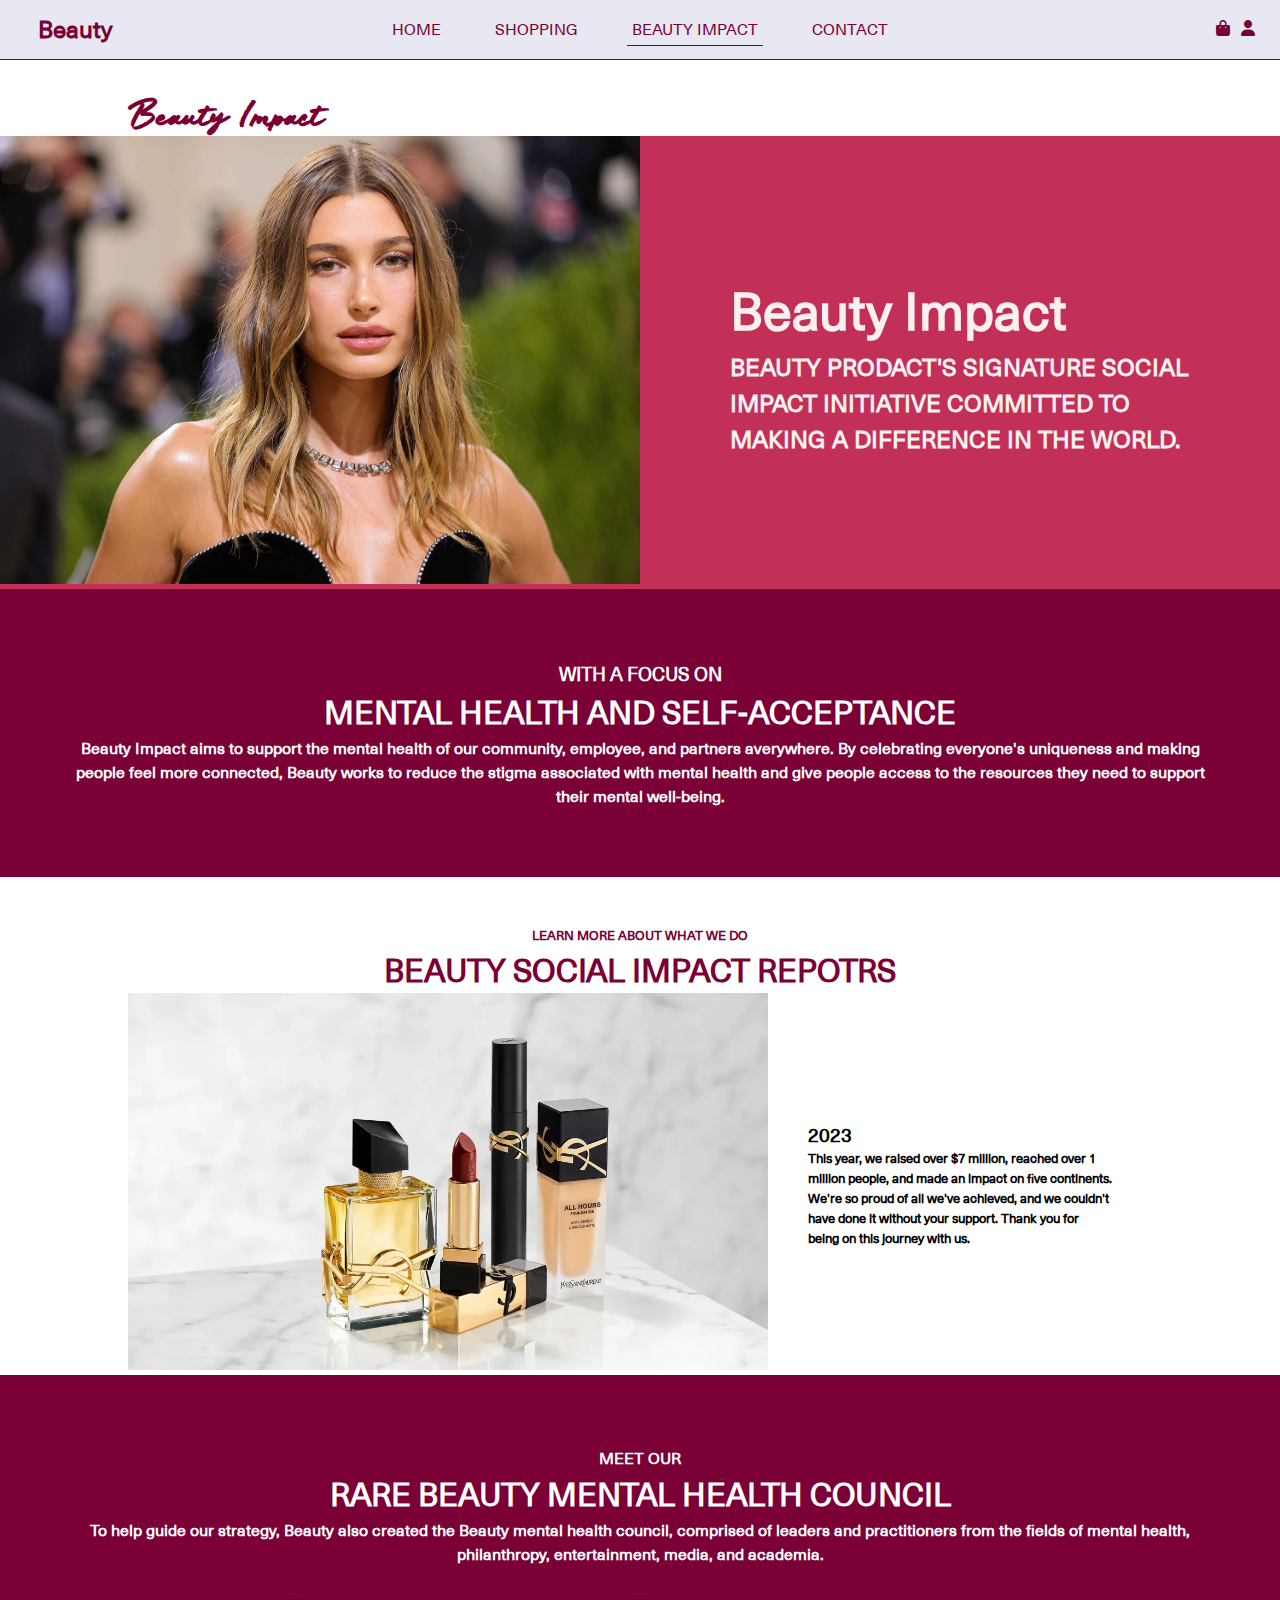
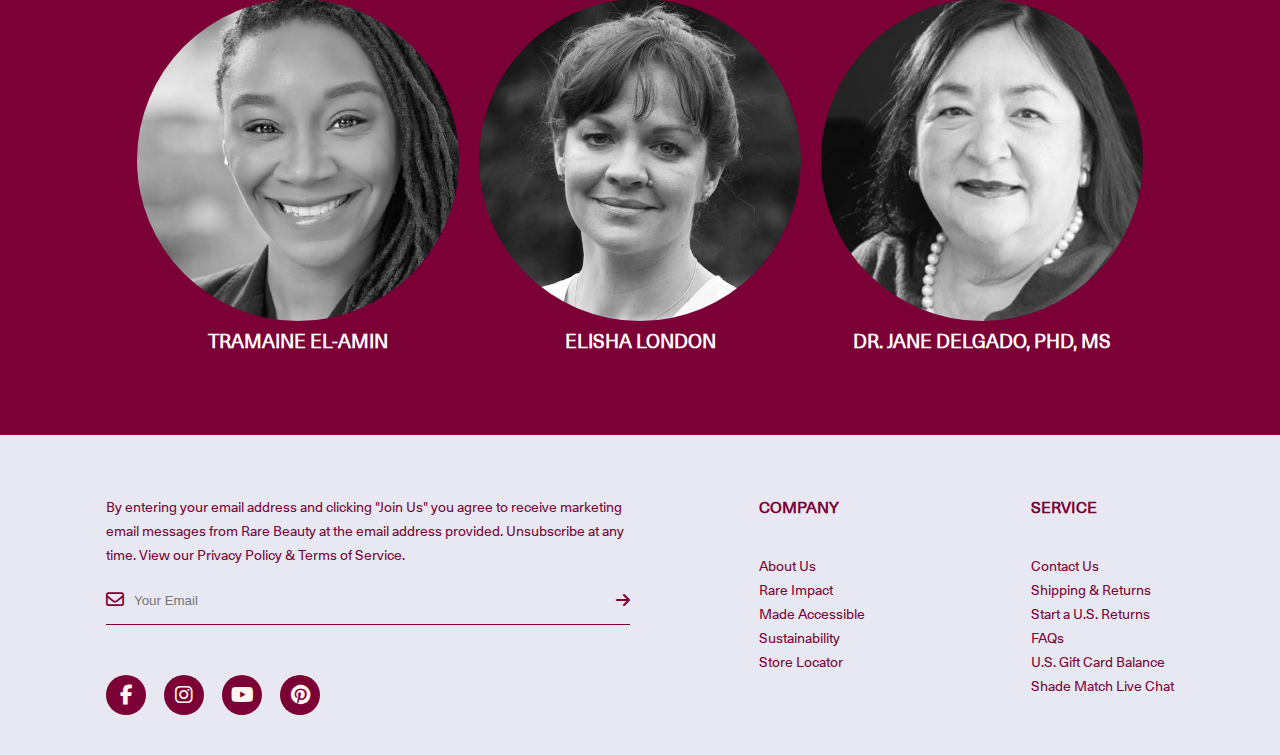
<file: beauty-impact.html>
<!DOCTYPE html>
<html lang="en">
    <head>
        <meta charset="UTF-8">
        <meta name="viewport" content="width=device-width, initial-scale=1.0">
        <title>Home</title>
        <link rel="stylesheet" href="styles.css">
        <link rel="stylesheet" href="https://cdnjs.cloudflare.com/ajax/libs/font-awesome/6.6.0/css/all.min.css">
    </head>
    <body>
        <!--part of navbar-->
        <div class="menu">
            <h1>Beauty</h1>
            <nav>
                <a href="index.html">HOME</a>
                <a href="shopping.html">SHOPPING</a>
                <a href="beauty-impact.html" style="border-bottom: 1px solid #7a0036;">BEAUTY IMPACT</a>
                <a href="contact.html">CONTACT</a>
            </nav>
            <i class="fa fa-user" id="user-icon"></i>
            <i class="fa fa-bag-shopping" id="bag-icon"></i>
        </div><br><br><br><br>
        <!--end navbar-->

        <!--part of beauty impact-->
        <div class="row2"><h1 style="font-family: Rare Essence; color: #7a0036; font-size: 42px;">Beauty Impact</h1></div>
        <div class="impact">
            <div class="impact-photo">
                <img src="w.jpg" alt="">
            </div>
            <div class="impact-text">
                <h1 style="font-size: 52px;">Beauty Impact</h1>
                <h2>BEAUTY PRODACT'S SIGNATURE SOCIAL
                    IMPACT INITIATIVE COMMITTED TO
                    MAKING A DIFFERENCE IN THE WORLD.</h2>
            </div>
        </div>
        <div class="mental">
            <h3>WITH A FOCUS ON</h3>
            <h1>MENTAL HEALTH AND SELF-ACCEPTANCE</h1>
            <h4>Beauty Impact aims to support the mental health of our community, employee, and partners averywhere. 
                By celebrating everyone's uniqueness and making people feel more connected,  Beauty works to reduce the stigma associated 
                with mental health and give people access to the resources they need to support their mental well-being.
            </h4>
        </div><br><br>
        <h5 class="rare">LEARN MORE ABOUT WHAT WE DO</h5>
        <h1 class="rare">BEAUTY SOCIAL IMPACT REPOTRS</h1>
        <div class="row5">
            <div class="social-photo">
                <img src="Yves.webp" alt="">
            </div>
            <div class="social-text">
                <h3>2023</h3>
                <h5>This year, we ralsed over $7 million, reached over 1 million people, and made an impact on five continents. 
                    We're so proud of all we've 
                    achieved, and we couldn't have done it without your support. Thank you for being on this journey with us.
                </h5>
            </div>
        </div>
        <div class="row6">
            <div class="mental">
                <h4>MEET OUR</h4>
                <h1>RARE BEAUTY MENTAL HEALTH COUNCIL</h1>
                <h4>To help guide our strategy, Beauty also created the Beauty mental health council, comprised of leaders and 
                    practitioners from the fields of mental health, 
                    philanthropy, entertainment, media, and academia.
                </h4><br>
                <div class="impact-team">
                    <div class="team">
                        <img src="amin.jpg" alt="">
                        <h3>TRAMAINE EL-AMIN</h3>
                    </div>
                    <div class="team">
                        <img src="elisha.jpg" alt="">
                        <h3>ELISHA LONDON</h3>
                    </div>
                    <div class="team">
                        <img src="jane.jpg" alt="">
                        <h3>DR. JANE DELGADO,
                            PHD, MS
                            </h3>
                    </div>
                </div>
            </div>
        </div>
        <!--end beauty impact-->

        <!--part of footer-->
        <footer>
            <div class="row row-footer">
                <div class="footer">
                    <p>
                        By entering your email address and clicking "Join Us" you agree to receive marketing email messages from Rare Beauty 
                        at the email address provided. Unsubscribe at any time. View our Privacy Policy & Terms of Service.
                    </p><br>
                    <form>
                        <i class="far fa-envelope"></i>
                        <input type="email" placeholder="Your Email" required>
                        <button type="submit"><i class="fas fa-arrow-right"></i></button>
                    </form>
                    <div class="social-icons">
                        <i class="fab fa-facebook-f"></i>
                        <i class="fab fa-instagram"></i>
                        <i class="fab fa-youtube"></i>
                        <i class="fab fa-pinterest"></i>
                    </div>
                </div>
                <div class="footer">
                    <h3><strong>COMPANY</strong></h3>
                    <p>About Us</p>
                    <p>Rare Impact</p>
                    <p>Made Accessible</p>
                    <p>Sustainability</p>
                    <p>Store Locator</p>
                </div>
                <div class="footer">
                    <h3><strong>SERVICE</strong></h3>
                    <p>Contact Us</p>
                    <p>Shipping & Returns</p>
                    <p>Start a U.S. Returns</p>
                    <p>FAQs</p>
                    <p>U.S. Gift Card Balance</p>
                    <p>Shade Match Live Chat</p>
                </div>
            </div>
        </footer>
    </body>
</html>
</file>
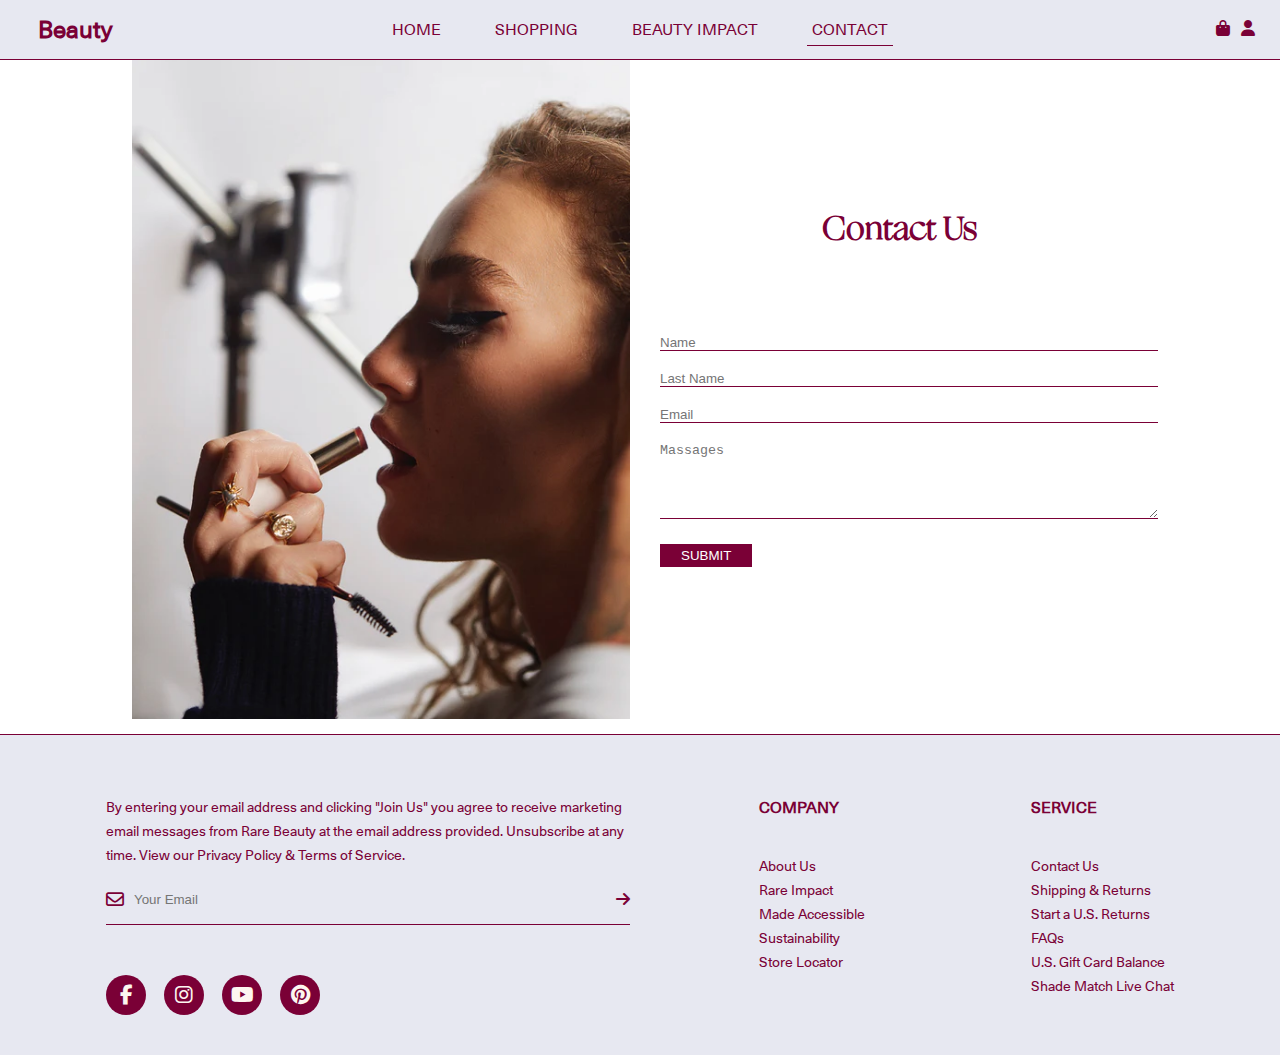
<file: contact.html>
<!DOCTYPE html>
<html lang="en">
    <head>
        <meta charset="UTF-8">
        <meta name="viewport" content="width=device-width, initial-scale=1.0">
        <title>Contact</title>
        <link rel="stylesheet" href="styles.css">
        <link rel="stylesheet" href="https://cdnjs.cloudflare.com/ajax/libs/font-awesome/6.6.0/css/all.min.css">
    </head>
    <body>
        <!--part of navbar-->
        <div class="menu">
            <h1>Beauty</h1>
            <nav>
                <a href="index.html">HOME</a>
                <a href="shopping.html">SHOPPING</a>
                <a href="beauty-impact.html">BEAUTY IMPACT</a>
                <a href="contact.html" style="border-bottom: 1px solid #7a0036;">CONTACT</a>
            </nav>
            <i class="fa fa-user" id="user-icon"></i>
            <i class="fa fa-bag-shopping" id="bag-icon"></i>
        </div><br><br>
        <!--end navbar-->

        <!--part of contact-->
        <div class="contact">
            <div class="col">
                <img src="lip.webp" alt="">
            </div>
            <div class="col">
                <h1 style="text-align: center; font-family: ogg regular; color: #7a0036;">Contact Us</h1><br><br><br>
                <form action="submit.html" method="get" onsubmit="return validate();">
                    <input type="text" id="firstname" class="form-control mt-4 mb-5" placeholder="Name"/>
                    <input type="text" id="lastname" class="form-control mb-5" placeholder="Last Name"/>
                    <input type="text" id="password" class="form-control mb-4" placeholder="Email"/>
                    <textarea name="" class="form-control mb-4" id="" cols="30" rows="5" placeholder="Massages"></textarea>
                    <button class="mb-4">SUBMIT</button>
                </form>
            </div>
        </div>
        <!--end contact-->

        <!--part of footer-->
        <footer>
            <div class="row row-footer">
                <div class="footer">
                    <p>
                        By entering your email address and clicking "Join Us" you agree to receive marketing email messages from Rare Beauty 
                        at the email address provided. Unsubscribe at any time. View our Privacy Policy & Terms of Service.
                    </p><br>
                    <form>
                        <i class="far fa-envelope"></i>
                        <input type="email" placeholder="Your Email" required>
                        <button type="submit"><i class="fas fa-arrow-right"></i></button>
                    </form>
                    <div class="social-icons">
                        <i class="fab fa-facebook-f"></i>
                        <i class="fab fa-instagram"></i>
                        <i class="fab fa-youtube"></i>
                        <i class="fab fa-pinterest"></i>
                    </div>
                </div>
                <div class="footer">
                    <h3><strong>COMPANY</strong></h3>
                    <p>About Us</p>
                    <p>Rare Impact</p>
                    <p>Made Accessible</p>
                    <p>Sustainability</p>
                    <p>Store Locator</p>
                </div>
                <div class="footer">
                    <h3><strong>SERVICE</strong></h3>
                    <p>Contact Us</p>
                    <p>Shipping & Returns</p>
                    <p>Start a U.S. Returns</p>
                    <p>FAQs</p>
                    <p>U.S. Gift Card Balance</p>
                    <p>Shade Match Live Chat</p>
                </div>
            </div>
        </footer>
    </body>
</html>
</file>
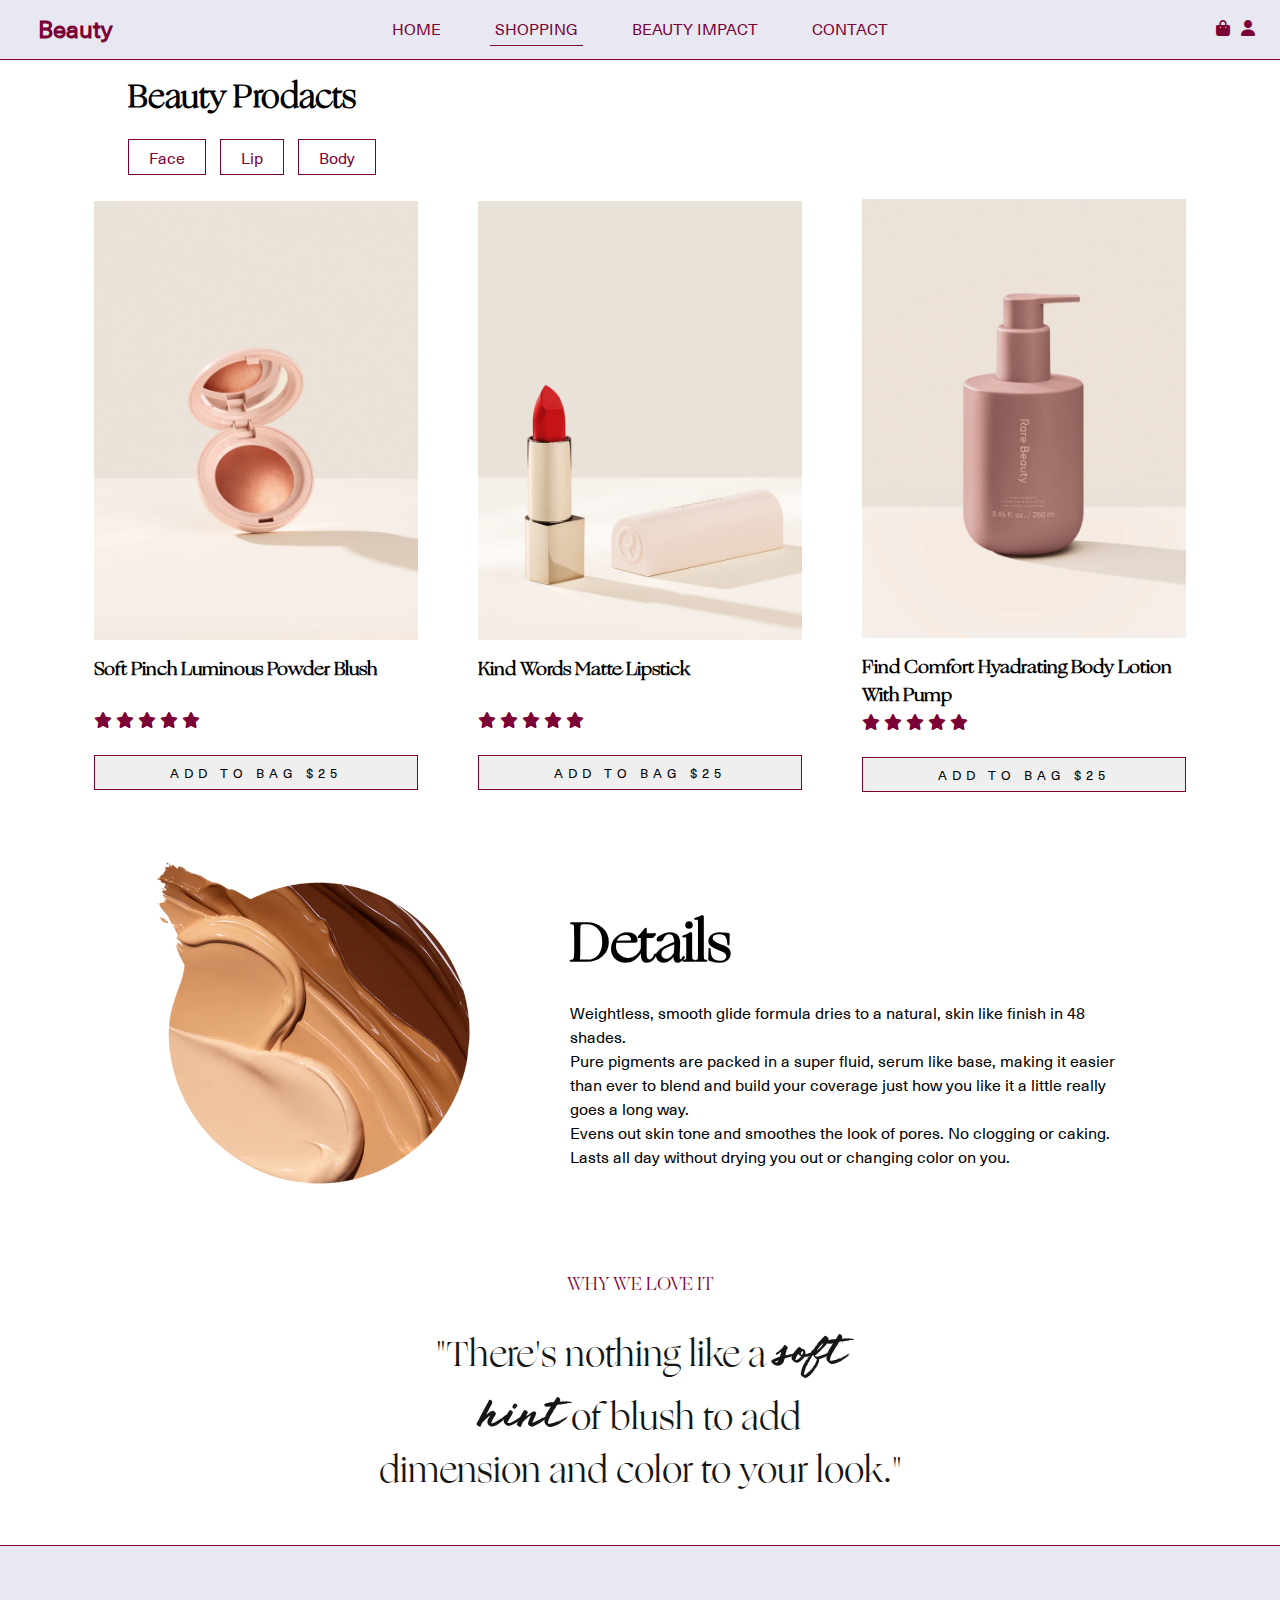
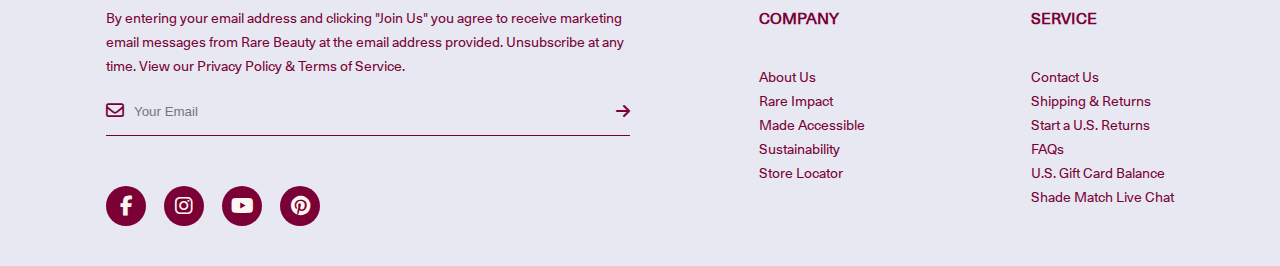
<file: shopping.html>
<!DOCTYPE html>
<html lang="en">
    <head>
        <meta charset="UTF-8">
        <meta name="viewport" content="width=device-width, initial-scale=1.0">
        <title>Home</title>
        <link rel="stylesheet" href="styles.css">
        <link rel="stylesheet" href="https://cdnjs.cloudflare.com/ajax/libs/font-awesome/6.6.0/css/all.min.css">
    </head>
    <body>
        <!--part of navbar-->
        <div class="menu">
            <h1>Beauty</h1>
            <nav>
                <a href="index.html">HOME</a>
                <a href="shopping.html" style="border-bottom: 1px solid #7a0036;">SHOPPING</a>
                <a href="beauty-impact.html">BEAUTY IMPACT</a>
                <a href="contact.html">CONTACT</a>
            </nav>
            <i class="fa fa-user" id="user-icon"></i>
            <i class="fa fa-bag-shopping" id="bag-icon"></i>
        </div><br><br><br>
        <!--end navbar-->

        <!--part of shopping-->
        <div class="row2">
            <h1 style="font-family: ogg regular;">Beauty Prodacts</h1><br>
            <ul class="shop">
                <a href="">Face</a>
                <a href="">Lip</a>
                <a href="">Body</a>
            </ul>
        </div>
        <div class="row5">
            <div class="prodact">
                <img src="Soft Pinch Luminous Powder Blush.webp" alt="">
                <h3>Soft Pinch Luminous Powder Blush</h3><br>
                <i class="fa fa-star"></i>
                <i class="fa fa-star"></i>
                <i class="fa fa-star"></i>
                <i class="fa fa-star"></i>
                <i class="fa fa-star"></i>
                <br>
                <br>
                <button class="btn">ADD TO BAG $25</button>
            </div>
            <div class="prodact">
                <img src="Kind Words Matte Lipstick.webp" alt="">
                <h3>Kind Words Matte Lipstick</h3><br>
                <i class="fa fa-star"></i>
                <i class="fa fa-star"></i>
                <i class="fa fa-star"></i>
                <i class="fa fa-star"></i>
                <i class="fa fa-star"></i>
                <br>
                <br>
                <button class="btn">ADD TO BAG $25</button>
            </div>
            <div class="prodact">
                <img src="Find Comfort Hyadrating Body Lotion With Pump.webp" alt="">
                <h3>Find Comfort Hyadrating Body Lotion With Pump</h3>
                <i class="fa fa-star"></i>
                <i class="fa fa-star"></i>
                <i class="fa fa-star"></i>
                <i class="fa fa-star"></i>
                <i class="fa fa-star"></i>
                <br>
                <br>
                <button class="btn">ADD TO BAG $25</button>
            </div>
        </div>
        <div class="row5">
            <div class="details1">
                <img src="Liquid2.webp" alt="">
            </div>
            <div class="details2">
                <h1>Details</h1>
                <p>Weightless, smooth glide formula dries to a natural, skin like finish in 48 shades. <br>
                    Pure pigments are packed in a super fluid, serum like base, making it easier than ever to blend and build your coverage just how you like it a little really goes a long way. <br>
                    Evens out skin tone and smoothes the look of pores. No clogging or caking. <br>
                    Lasts all day without drying you out or changing color on you.</p>
            </div>
        </div><br>
        <h5 class="why">WHY WE LOVE IT</h5>
        <h2 class="hint">"There's nothing like a <span>soft <br>
            hint</span> of blush to add <br>
            dimension and color to your
            look."</h2><br><br>
        <!--end shopping-->

        <!--part of footer-->
        <footer>
            <div class="row row-footer">
                <div class="footer">
                    <p>
                        By entering your email address and clicking "Join Us" you agree to receive marketing email messages from Rare Beauty 
                        at the email address provided. Unsubscribe at any time. View our Privacy Policy & Terms of Service.
                    </p><br>
                    <form>
                        <i class="far fa-envelope"></i>
                        <input type="email" placeholder="Your Email" required>
                        <button type="submit"><i class="fas fa-arrow-right"></i></button>
                    </form>
                    <div class="social-icons">
                        <i class="fab fa-facebook-f"></i>
                        <i class="fab fa-instagram"></i>
                        <i class="fab fa-youtube"></i>
                        <i class="fab fa-pinterest"></i>
                    </div>
                </div>
                <div class="footer">
                    <h3><strong>COMPANY</strong></h3>
                    <p>About Us</p>
                    <p>Rare Impact</p>
                    <p>Made Accessible</p>
                    <p>Sustainability</p>
                    <p>Store Locator</p>
                </div>
                <div class="footer">
                    <h3><strong>SERVICE</strong></h3>
                    <p>Contact Us</p>
                    <p>Shipping & Returns</p>
                    <p>Start a U.S. Returns</p>
                    <p>FAQs</p>
                    <p>U.S. Gift Card Balance</p>
                    <p>Shade Match Live Chat</p>
                </div>
            </div>
        </footer>
    </body>
</html>
</file>
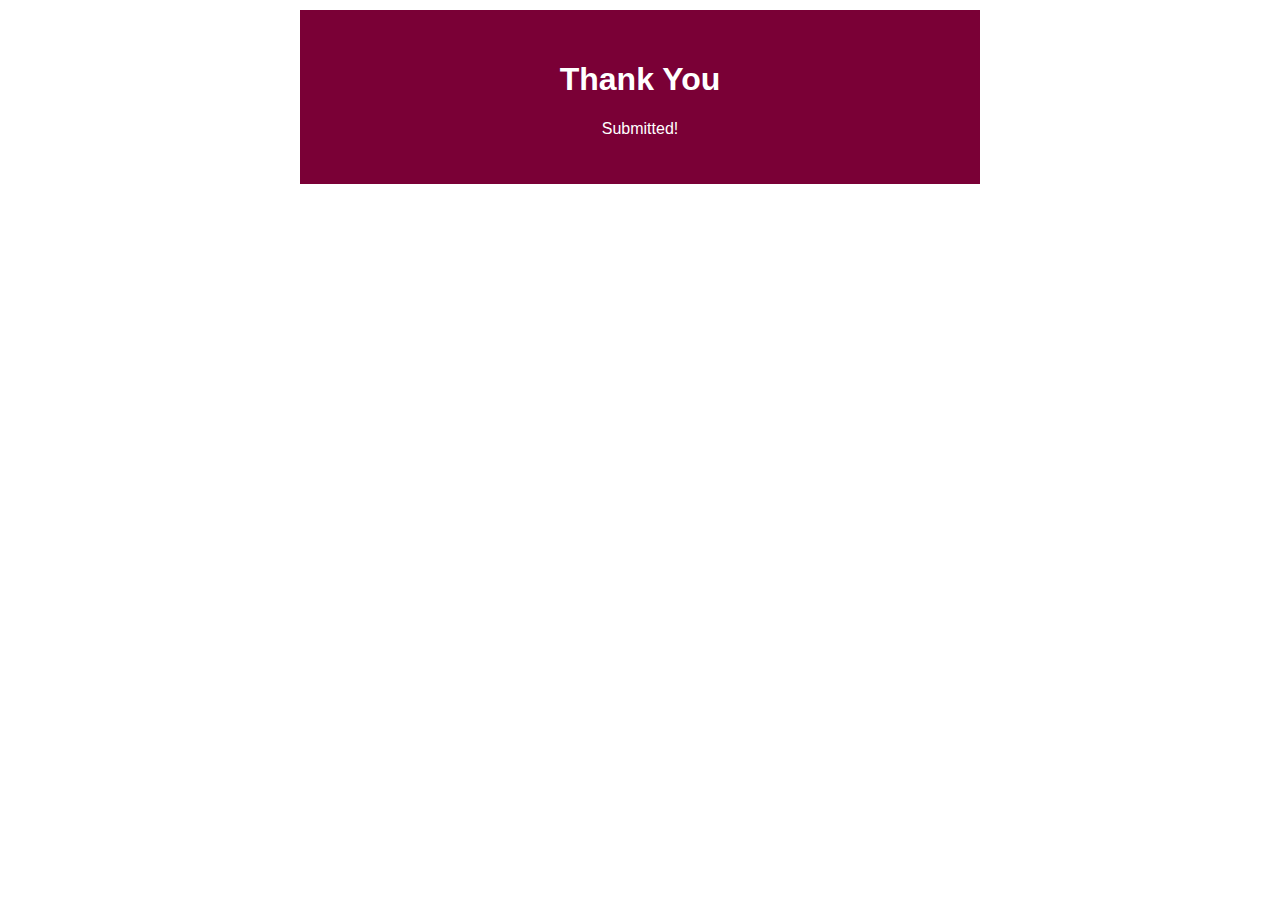
<file: submit.html>
<!DOCTYPE html>  
<html lang="en"> 
	<head> 
		<title>Submit-form</title>
		<style>
			.container{
				background-color: #7a0036;
				width: 600px;
				margin-left: auto;
				margin-right: auto;
				margin-top:10px;
				color:white;
				font-family: arial;
				padding:30px 40px;
			}
			h1, p{
				text-align: center;
			}
		</style>
	</head> 
	<body> 
		<div class="container">
			<h1 id="title">Thank You</h1>
			<p id="description">Submitted!</p>
		</div>
	</body>
</html>
</file>
<file: styles.css>
body{
    margin: 0px;
    padding: 0px;
    font-family: Neue;
}

/*Font*/
@font-face {
    font-family: 'Neue';
    src: url('Neue Haas Unica W06 Regular.ttf');
}
@font-face {
    font-family: 'ogg regular';
    src: url('Ogg-Regular.otf');
}
@font-face {
    font-family: 'Rare Essence';
    src: url('Rare Essence.ttf');
}

/*styles of navbar*/
.menu{
    background-color: #e7e8f1;
    width: 100%;
    height: 60px;
    position: fixed;
    z-index: 1;
    border-bottom: 1px solid #7a0036;
    display: flex;
    justify-content: center;
}
.menu h1{
    position: absolute;
    top: 10px;
    left:38px;
    font-weight: bold;
    font-family: Neue;
    font-size: 24px;
	color: #7a0036;
}
.menu a{
    color: #7a0036;
    font-family: Neue;
    font-size: 16px;
    text-decoration: none;
    margin: 0px 20px;
    position: relative;
    top:16px;
    padding:5px;
}
.menu a:hover{
    border-bottom: 1px solid #7a0036;
}
#user-icon, #bag-icon{
    position: absolute;
    right: 25px;
    top: 20px;
    color: #7a0036;
}
#bag-icon{
    position: absolute;
    right: 50px;
    top: 20px;
    color: #7a0036;
}
/*end styles of navbar*/

/*styles part of home*/
.row1{
    width: 90%;
    margin-left: auto;
    margin-right: auto;
    display: flex;
    justify-content: center;
    align-items: center;
}
.photo-make{
    width: 45%;
    height: auto;
    padding: 20px;
    margin: 10px;
}
.photo-make img{
    width: 100%;
    border-radius: 50%;
}
.photo-make h1{
    font-size: 50px;
    font-family: ogg regular;
    color: #0f0f0f;
}
.photo-make p{
    padding: 10px;
    font-size: 24px;
    font-family: Neue;
    color: #1f1e1e;
}
.photo-make a{
    padding: 10px;
    color: #7a0036;
	letter-spacing: 3px;
	font-family:Neue;
}
.row2{
    width: 80%;
    margin-left: auto;
    margin-right: auto;
}
.text2 span{
	font-size: 85px; 
	font-family: Rare Essence;
}
.text2 h1{
    font-size: 50px;
}
.text2 p{
    font-size: 22px;
    font-family: Neue;
}
.btn{
	border: 1px solid #7a0036;
	font-family: Neue;
    letter-spacing: 5px;
    width: 100%;
    height: 35px;
}
.btn:hover{
	background: #7a0036;
	color: #fff;
	transition: all 0.7s linear;
}
.finder-photo{
    width: 25%;
    margin: 0px 12px;
}
.finder-photo img{
    width: 100%;
    border-radius: 2px;
}
.finder-photo img:hover{
    transform: scale(1.1);
    transition: all 0.7s linear;
}
.row3{
    width: 100%;
    margin-left: auto;
    margin-right: auto;
}
/*end styles of home*/

/*styles of shopping*/
.shop a{
    text-decoration: none;
    color: #7a0036;
    margin-right: 10px;
    padding: 5px 20px;
    border: 1px solid #7a0036;
    
}
.shop a:hover{
    background-color: #7a0036;
    color: #fff;
    transition: all 0.4s linear;
}
.prodact{
    width: 30%;
    padding: 30px;
    overflow: hidden;
}
.prodact img{
    width: 100%;
    transition: 1s ease-in-out;
}
.prodact:hover img{
    transform: scale(0.9);
}
.prodact h3{
    font-family: ogg regular;
    margin-top: 10px; 
}
.prodact i{
    color: #7a0036;
}
.details1{
    width: 30%;
    padding: 35px;
    margin: 5px;
}
.details2{
    width: 50%;
    padding: 45px;
    margin-left: 15px;
}
.details1 img{
    width: 100%;
}
.details2 h1{
    font-family: ogg regular;
    font-size: 55px;
    margin-bottom: 15px;
}
.details2 p{
    font-family: Neue;
}
.hint{
    text-align: center;
    font-size: 35px;
    font-family: ogg regular;
    color: rgb(22, 22, 22);
    font-weight: 100;
}
.hint span{
    font-family: Rare Essence;
    font-size: 65px;
}
.why{
    text-align: center;
    font-size: 18px;
    font-family: ogg regular;
    margin-bottom: 20px;
    color: #7a0036;
    font-weight: 100;
}
/*end styles of shopping*/

/*styles part of beauty-impact*/
.impact{
    width: 100%;
    margin: 0;
    padding: 0;
    background-color: #c23057;
    font-family: Neue;
    display: flex;
    justify-content: center;
    align-items: center;
}
.impact-photo{
    width: 50%;
}
.impact-photo img{
    width: 100%;
}
.impact-text{
    width: 50%;
    padding: 90px;
    color: rgb(250, 240, 240);
    font-family: Neue;
}
.mental{
    width: 100%;
    height: auto;
    margin: 0;
    padding: 0;
    font-family: Neue;
    background: #7a0036;
    color: #fff;
    padding: 70px;
    text-align: center;
}
.rare{
    text-align: center;
    color: #7a0036;
}
.row5{
    display: flex;
    justify-content: center;
    align-items: center;
}
.social-photo{
    width: 50%;
    overflow: hidden;
}
.social-photo img{
    width: 100%;
    transition: 1s ease-in-out;
}
.social-photo:hover img{
    transform: scale(1.5);
}
.social-text{
    width: 30%;
    padding: 40px;
}
.impact-team{
    width: 100%;
    margin: 0;
    padding: 0;
    font-family: Neue;
    display: flex;
    justify-content: center;
    align-items: center;
}
.team{
    width: 30%;
    padding: 10px;
}
.team img{
    width: 100%;
    border-radius: 50%;
}
/*end of beauty-impact*/

.contact{
    width: 90%;
    margin-left: auto;
    margin-right: auto;
    display: flex;
    justify-content: center;
    align-items: center;
}
.contact .col{
    width: 45%;
    padding: 10px;
}
.contact input{
    width: 100%;
    border: none;
    border-bottom: 1px solid #7a0036;
    border-radius: 0px;
    margin: 10px;
}
.contact textarea{
    border: none;
    border-bottom: 1px solid #7a0036;
    border-radius: 0px;
    width: 100%;
    margin: 10px;
}
.contact button{
    padding: 3px 20px;
    border: 1px solid #7a0036;
    background: #7a0036;
    color: #fff;
    margin: 10px;
    transition: all 0.6s;
}
.contact button:hover{
    background: #fff;
    border: 1px solid #7a0036;
    color: #7a0036;
}
.contact .col img{
    width: 100%;
}
/*styles part of footer*/
*{
	margin: 0;
	padding: 0;
	box-sizing: border-box;
}
footer{
	width: 100%;
	background: #e7e8f1;
	color: #7a0036;
	border-top: 1px solid #7a0036;
	padding: 50px 0 30px;
	font-size: 14px;
	line-height: 24px;
    font-family: Neue;
}
.row-footer{
	width: 85%;
	margin: auto;
	display: flex;
	flex-wrap: wrap;
	align-items: flex-start;
	justify-content: space-between;
}
footer .footer{
	flex-basis: 50%;
	padding: 10px;
}
footer .footer p{
	padding: 0;
	margin: 0;
}
.footer:nth-child(2), .footer:nth-child(3){
	flex-basis: 15%;
}
footer h3{
	width: fit-content;
	margin-bottom: 35px;
	position: relative;
}
footer form{
	padding-bottom: 15px;
	display: flex;
	align-items: center;
	justify-content: space-between;
	border-bottom: 1px solid #7a0036;
	margin-bottom: 50px;
}
footer form .far{
	font-size: 18px;
	margin-right: 10px;
}
footer form input{
	width: 100%;
	background: transparent;
	color: #7a0036;
	border: 0;
	outline: none;
}
footer form button{
	background: transparent;
	border: 0;
	outline: none;
	cursor: pointer;
}
footer form button .fas{
	font-size: 16px;
	color: #7a0036;
}
footer .social-icons .fab{
	width: 40px;
	height: 40px;
	border-radius: 50%;
	text-align: center;
	line-height: 40px;
	font-size: 20px;
	color: #fdf6f0;
	background: #7a0036;
	margin-right: 15px;
	cursor: pointer;
}
footer .social-icons .fab:hover{
	background: #fdf6f0;
	color: #7a0036;
    transition: 1s;
}
/*end styles part of footer*/
</file>
